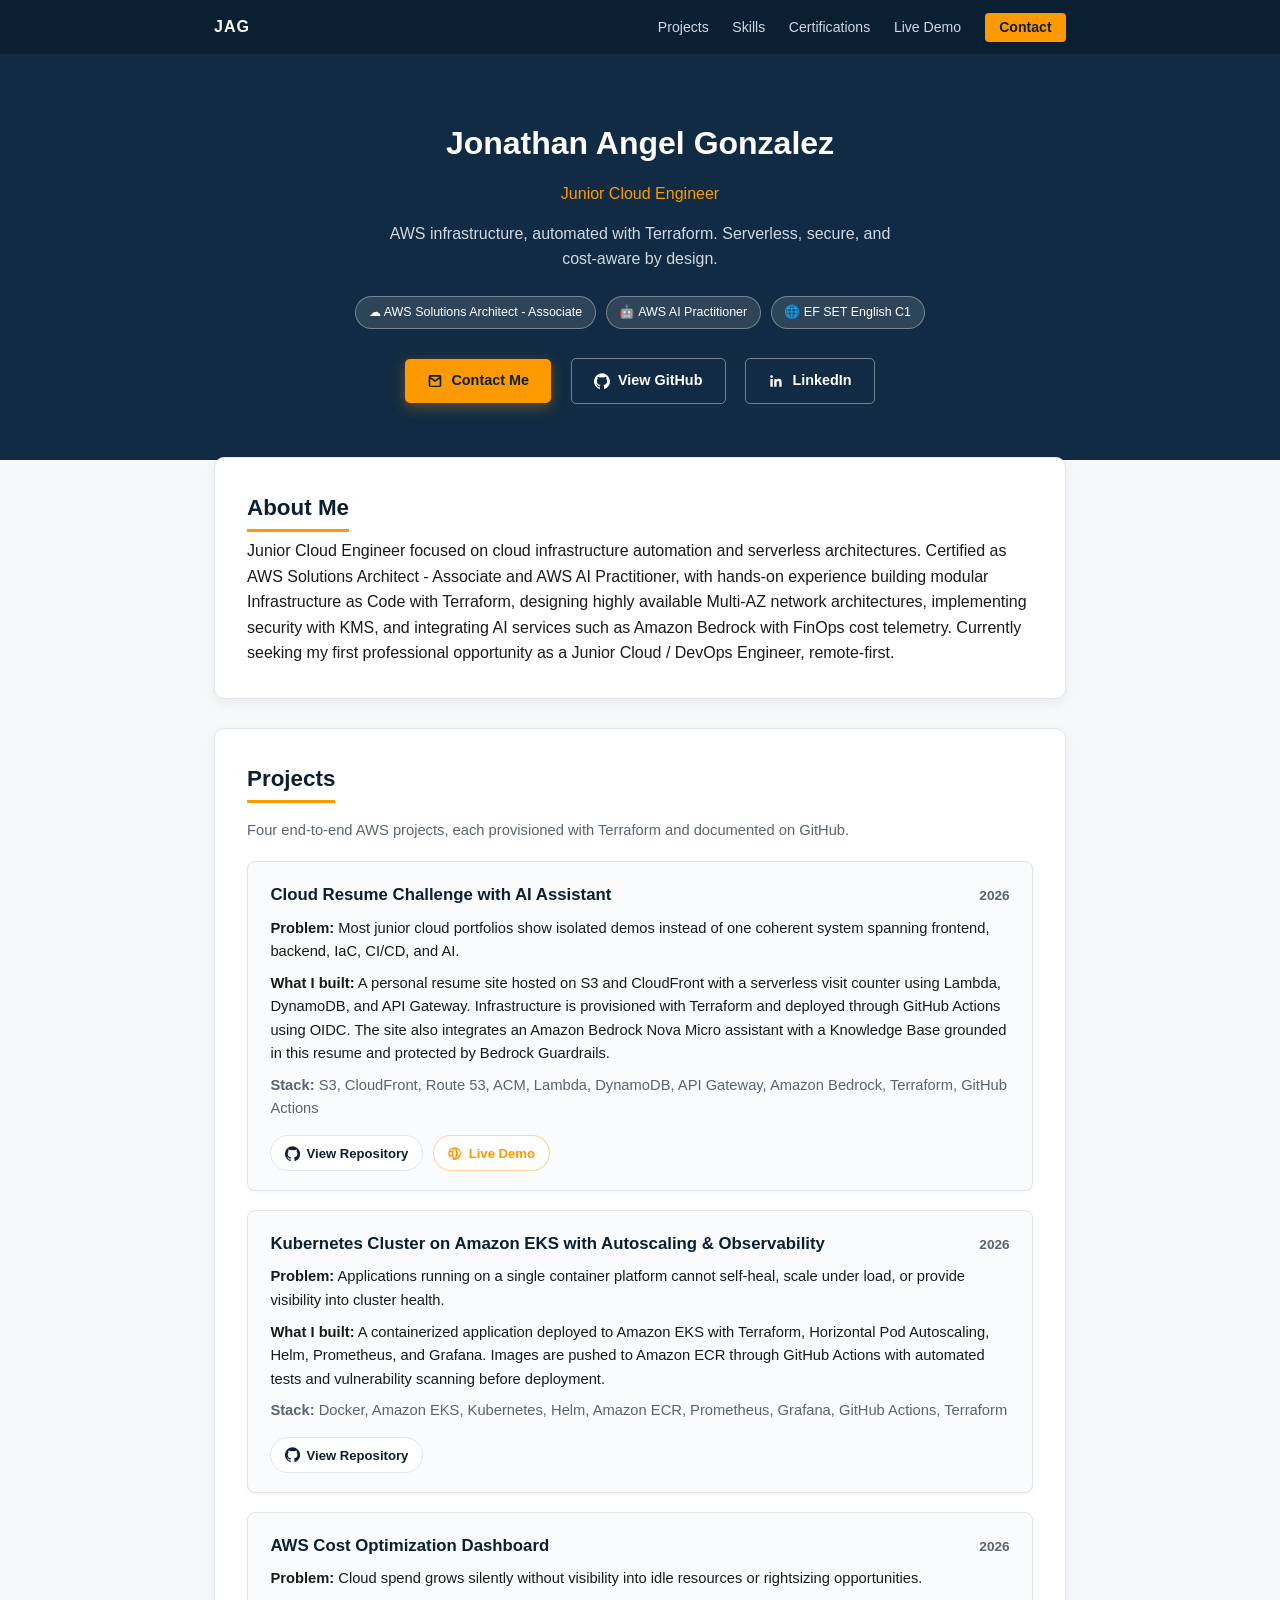
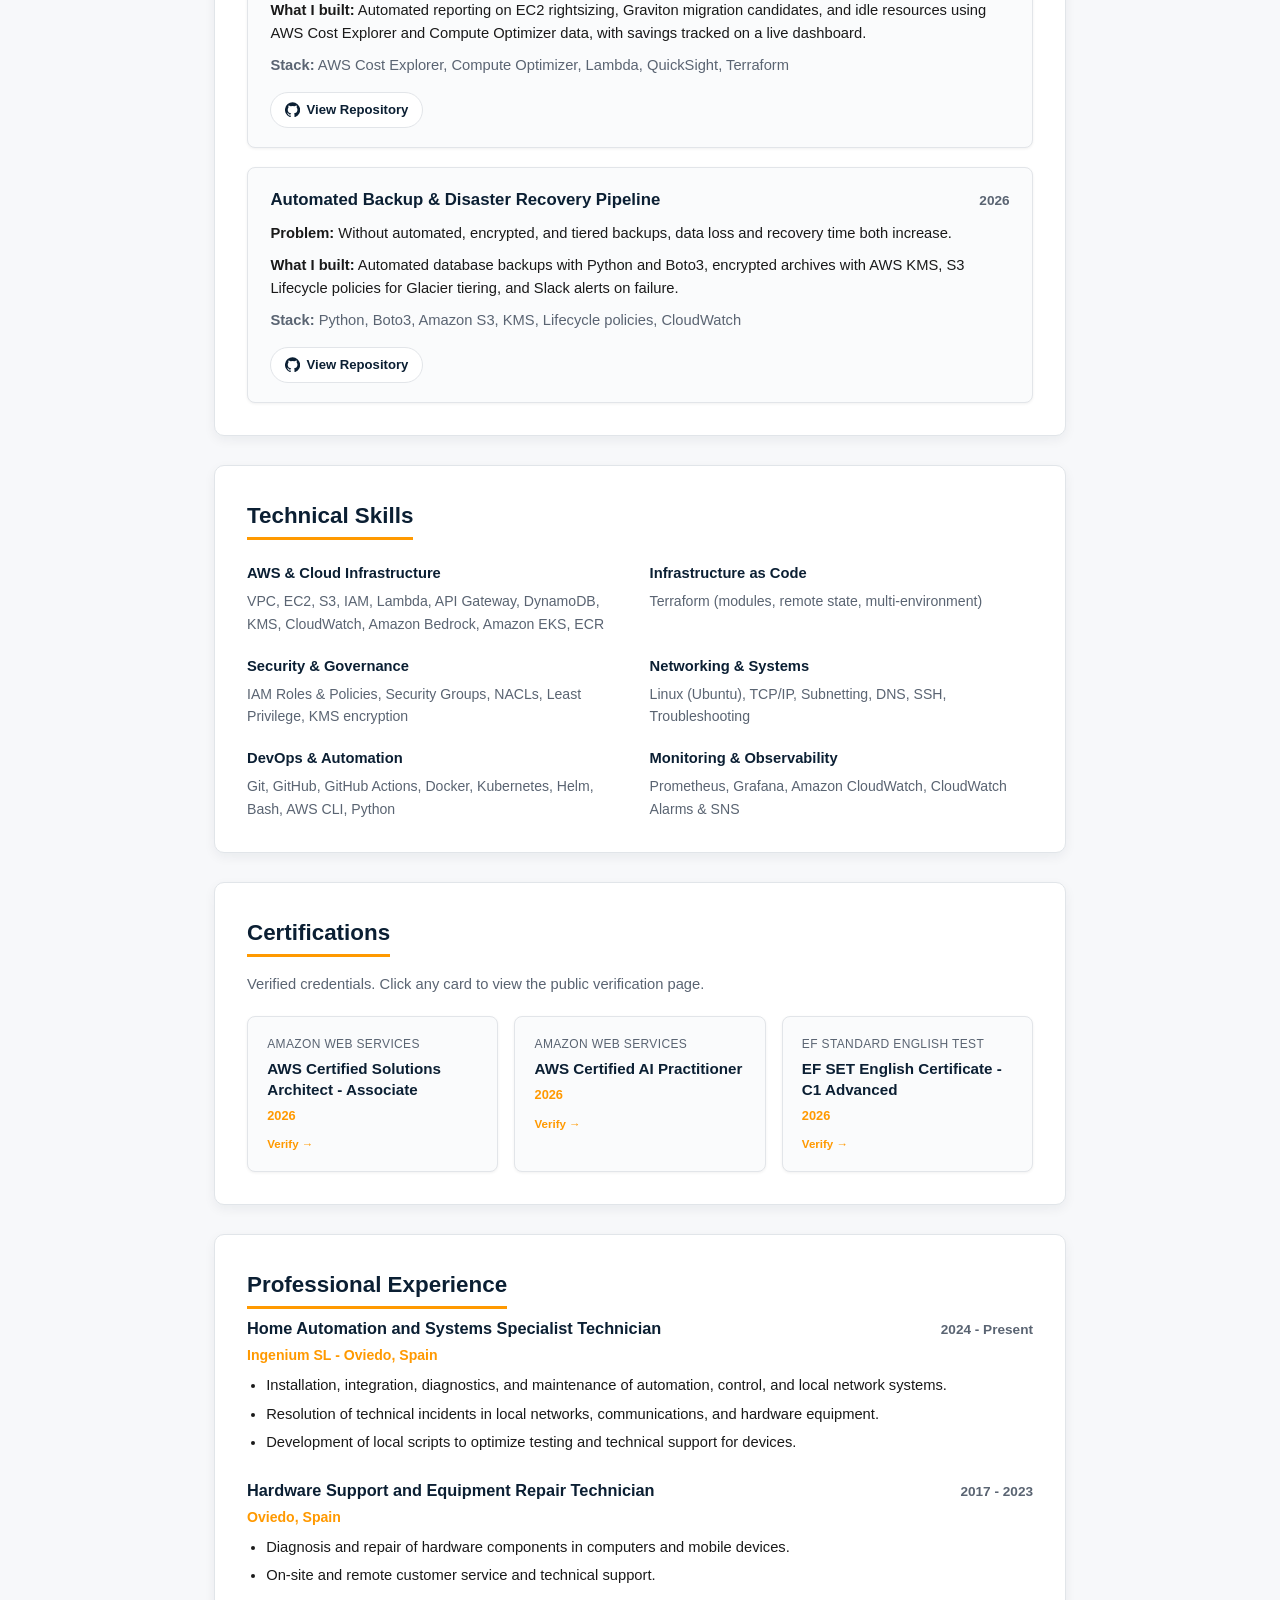
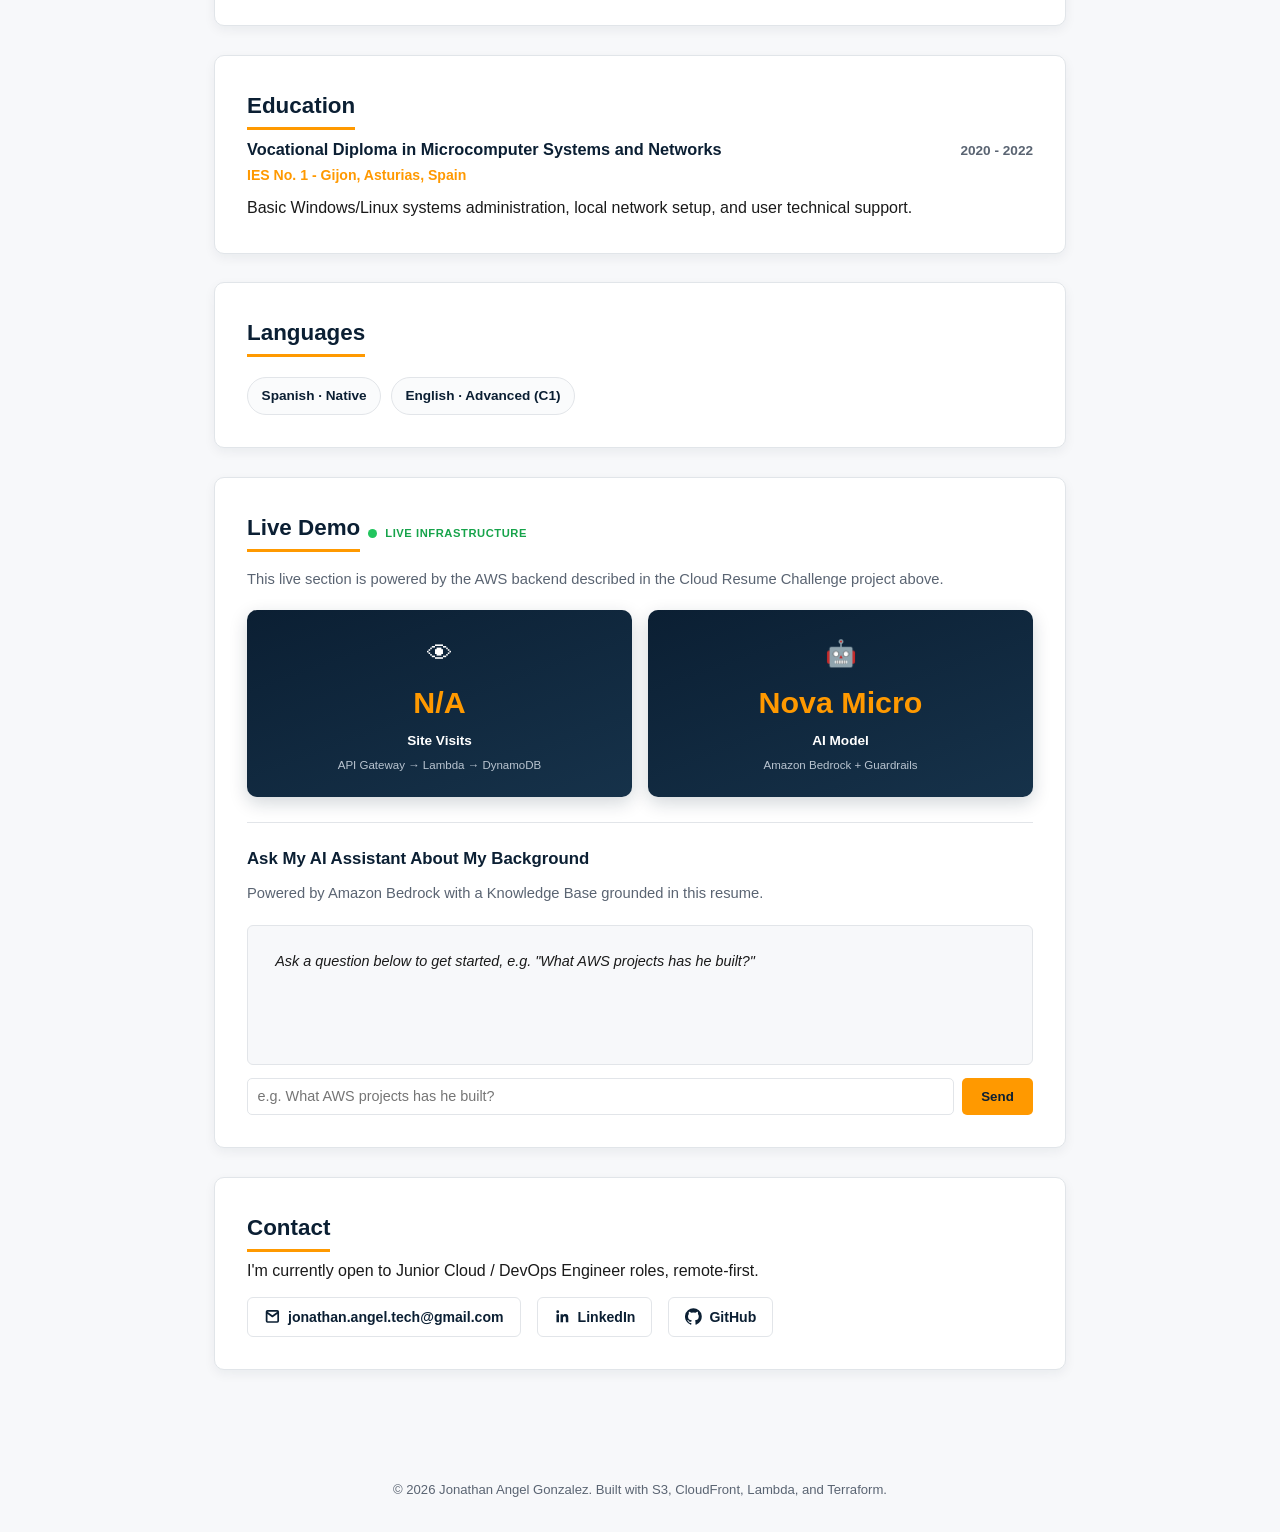
<file: docs/index.html>
<!DOCTYPE html>
<html lang="en">
<head>
<meta charset="UTF-8">
<meta name="viewport" content="width=device-width, initial-scale=1.0">
<title>Jonathan Angel Gonzalez | Junior Cloud Engineer - AWS</title>
<meta name="description" content="Junior Cloud Engineer specialized in AWS, Terraform, and serverless architectures. AWS Certified Solutions Architect - Associate and AI Practitioner.">
<style>
* { box-sizing: border-box; margin: 0; padding: 0; }


:root {
  --navy: #0b1f33;
  --orange: #ff9900;
  --gray-bg: #f7f8fa;
  --text-dark: #1a1a1a;
  --text-muted: #5a6472;
  --border: #e2e5e9;
}


html { scroll-behavior: smooth; }


body {
  font-family: -apple-system, "Segoe UI", Roboto, Arial, sans-serif;
  background: var(--gray-bg);
  color: var(--text-dark);
  line-height: 1.6;
}


nav {
  position: sticky;
  top: 0;
  background: var(--navy);
  z-index: 100;
  width: 100%;
}
.nav-inner {
  max-width: 900px;
  margin: 0 auto;
  display: flex;
  justify-content: space-between;
  align-items: center;
  padding: 0.9rem 1.5rem;
}
.nav-logo { color: #fff; font-weight: 700; letter-spacing: 1px; }
.nav-links a {
  color: #cfd8e3;
  text-decoration: none;
  margin-left: 1.2rem;
  font-size: 0.88rem;
  transition: color 0.2s ease;
}
.nav-links a:hover { color: #fff; }
.nav-links a:focus-visible {
  outline: 2px solid var(--orange);
  outline-offset: 3px;
  border-radius: 3px;
}
.nav-cta {
  background: var(--orange) !important;
  color: var(--navy) !important;
  padding: 0.4rem 0.9rem;
  border-radius: 4px;
  font-weight: 700;
}


.hero {
  position: relative;
  width: 100%;
  background: #102b43 !important;
  color: #ffffff !important;
  text-align: center !important;
  padding: 4rem 1.5rem 3.5rem !important;
  border: none !important;
  box-shadow: none !important;
  filter: none !important;
}


.hero h1 {
  color: #ffffff !important;
  margin: 0 0 0.7rem !important;
}


.hero .hero-role {
  color: #ff9900 !important;
  margin: 0 0 0.9rem !important;
}


.hero .hero-tagline {
  color: #cfd8e3 !important;
  max-width: 520px;
  margin: 0 auto 1.5rem !important;
}


.hero-badges {
  display: flex !important;
  justify-content: center !important;
  align-items: center !important;
  flex-wrap: wrap !important;
  gap: 0.6rem !important;
  margin: 0 auto 1.8rem !important;
}


.hero .badge {
  color: #ffffff !important;
  background: rgba(255, 255, 255, 0.12) !important;
  border: 1px solid rgba(255, 255, 255, 0.35) !important;
}


.hero-links {
  display: flex !important;
  justify-content: center !important;
  align-items: center !important;
  flex-wrap: wrap !important;
  gap: 1.2rem !important;
  margin: 0 auto !important;
}


.hero-links .btn-secondary {
  color: #ffffff !important;
  border: 1px solid rgba(255, 255, 255, 0.4) !important;
  background: transparent !important;
}


.hero::after {
  display: none !important;
}


.hero-links .btn {
  display: inline-flex;
  align-items: center;
  justify-content: center;
  gap: 0.5rem;
}


.hero-icon {
  width: 1rem;
  height: 1rem;
  fill: currentColor;
  flex-shrink: 0;
}



main {
  max-width: 900px;
  margin: -2rem auto 0 !important;
  padding: 0 1.5rem 3rem;
  position: relative;
  z-index: 2;
}



.badge {
  background: rgba(255,255,255,0.12);
  border: 1px solid rgba(255,255,255,0.35);
  color: #ffffff !important;
  padding: 0.35rem 0.8rem;
  border-radius: 20px;
  font-size: 0.78rem;
  text-decoration: none;
  display: inline-block;
  transition: background 0.2s ease;
}
.badge:hover { background: rgba(255,255,255,0.25); }


.badge-icon {
  width: 0.95rem;
  height: 0.95rem;
  fill: none;
  stroke: var(--orange);
  stroke-width: 1.8;
  stroke-linecap: round;
  stroke-linejoin: round;
  flex-shrink: 0;
}


.badge:focus-visible {
  outline: 2px solid #fff;
  outline-offset: 2px;
}


.btn {
  padding: 0.65rem 1.4rem;
  border-radius: 5px;
  text-decoration: none;
  font-weight: 700;
  font-size: 0.9rem;
  display: inline-block;
  cursor: pointer;
  transition: transform 0.15s ease, box-shadow 0.15s ease, background 0.15s ease;
}
.btn-primary {
  background: var(--orange) !important;
  color: var(--navy) !important;
  box-shadow: 0 4px 14px rgba(255,153,0,0.35);
}
.btn-primary:hover { background: #e68a00 !important; box-shadow: 0 6px 18px rgba(255,153,0,0.45); transform: translateY(-1px); }
.btn-secondary { background: transparent; color: #fff !important; border: 1px solid rgba(255,255,255,0.4); }
.btn-secondary:hover { background: rgba(255,255,255,0.1); transform: translateY(-1px); }
.btn:focus-visible { outline: 2px solid #fff; outline-offset: 2px; box-shadow: 0 0 0 4px rgba(255,153,0,0.5); }


main {
  max-width: 900px;
  margin: 0 auto;
  padding: 0 1.5rem 3rem;
  position: relative;
}


section {
  background: #fff;
  padding: 2rem;
  margin: 1.8rem 0;
  border-radius: 10px;
  border: 1px solid #e1e5e9;
  box-shadow: 0 4px 12px rgba(15, 35, 55, 0.06);
  scroll-margin-top: 80px;
}


h2 { color: var(--navy); font-size: 1.4rem; margin-bottom: 0.4rem; border-bottom: 3px solid var(--orange); display: inline-block; padding-bottom: 0.2rem; }
.section-subtitle { color: var(--text-muted); font-size: 0.92rem; margin: 0.6rem 0 1.2rem; }


.project-card, .cert-card { box-shadow: 0 1px 3px rgba(0,0,0,0.06); transition: transform 0.2s ease, box-shadow 0.2s ease, border-color 0.2s ease, background 0.2s ease; }
.project-card { border: 1px solid var(--border); border-radius: 8px; padding: 1.2rem 1.4rem; margin-bottom: 1.2rem; background: #fafbfc; }
.project-card:hover { transform: translateY(-2px); box-shadow: 0 8px 20px rgba(11,31,51,0.10); border-color: var(--orange); }
.project-card:last-child { margin-bottom: 0; }
.project-header { display: flex; justify-content: space-between; align-items: baseline; flex-wrap: wrap; gap: 0.4rem; }
.project-header h3 { color: var(--navy); font-size: 1.05rem; }
.project-year { color: var(--text-muted); font-size: 0.85rem; font-weight: 600; }
.project-problem, .project-result, .project-stack { font-size: 0.92rem; margin-top: 0.5rem; }
.project-stack { color: var(--text-muted); }


.project-links { margin-top: 0.9rem; display: flex; gap: 0.6rem; flex-wrap: wrap; }
.repo-link {
  display: inline-flex;
  align-items: center;
  gap: 0.4rem;
  color: var(--navy);
  text-decoration: none;
  font-weight: 700;
  font-size: 0.82rem;
  padding: 0.4rem 0.85rem;
  border: 1px solid var(--border);
  border-radius: 20px;
  background: #fff;
  transition: background 0.15s ease, border-color 0.15s ease, transform 0.15s ease;
}
.repo-link:hover { background: var(--gray-bg); border-color: var(--orange); transform: translateY(-1px); }
.repo-link:focus-visible { outline: 2px solid var(--orange); outline-offset: 2px; }
.repo-icon { width: 0.95rem; height: 0.95rem; fill: currentColor; flex-shrink: 0; }
.repo-link.demo-link { color: var(--orange); border-color: rgba(255,153,0,0.4); }
.repo-link.demo-link:hover { background: #fff9f0; }


.skills-grid { display: grid; grid-template-columns: repeat(2, 1fr); gap: 1.2rem; margin-top: 1rem; }
.skill-group h4 { color: var(--navy); font-size: 0.92rem; margin-bottom: 0.3rem; }
.skill-group p { font-size: 0.88rem; color: var(--text-muted); }


.cert-grid { display: grid; grid-template-columns: repeat(3, 1fr); gap: 1rem; margin-top: 1rem; }
.cert-card { display: flex; flex-direction: column; gap: 0.35rem; padding: 1.1rem 1.2rem; border: 1px solid var(--border); border-radius: 8px; background: #fafbfc; text-decoration: none; }
.cert-card:hover { border-color: var(--orange); background: #fff9f0; transform: translateY(-3px); box-shadow: 0 10px 24px rgba(255,153,0,0.15); }
.cert-card:focus-visible { outline: 2px solid var(--orange); outline-offset: 2px; }
.cert-issuer { font-size: 0.75rem; color: var(--text-muted); text-transform: uppercase; letter-spacing: 0.03em; }
.cert-name { font-size: 0.95rem; font-weight: 700; color: var(--navy); line-height: 1.35; }
.cert-year { font-size: 0.8rem; color: var(--orange); font-weight: 600; }
.cert-verify { font-size: 0.72rem; color: var(--orange); font-weight: 700; margin-top: 0.2rem; }


.exp-item { margin-bottom: 1.4rem; }
.exp-item:last-child { margin-bottom: 0; }
.exp-header { display: flex; justify-content: space-between; align-items: baseline; flex-wrap: wrap; }
.exp-header h3 { color: var(--navy); font-size: 1.02rem; }
.exp-date { color: var(--text-muted); font-size: 0.85rem; font-weight: 600; }
.exp-company { color: var(--orange); font-weight: 600; font-size: 0.88rem; margin: 0.15rem 0 0.5rem; }
.exp-item ul { padding-left: 1.2rem; font-size: 0.92rem; }
.exp-item li { margin-bottom: 0.3rem; }


.live-demo-header { display: flex; align-items: center; gap: 0.5rem; flex-wrap: wrap; }
.live-dot { width: 9px; height: 9px; border-radius: 50%; background: #22c55e; display: inline-block; box-shadow: 0 0 0 0 rgba(34,197,94,0.6); animation: pulse-dot 1.8s infinite; }
@keyframes pulse-dot { 0% { box-shadow: 0 0 0 0 rgba(34,197,94,0.6); } 70% { box-shadow: 0 0 0 6px rgba(34,197,94,0); } 100% { box-shadow: 0 0 0 0 rgba(34,197,94,0); } }
.live-label { font-size: 0.7rem; font-weight: 700; color: #16a34a; letter-spacing: 0.05em; }


.demo-stat-row { display: grid; grid-template-columns: repeat(2, 1fr); gap: 1rem; margin: 1.2rem 0 1.6rem; }
.demo-stat-card { display: flex; flex-direction: column; align-items: center; text-align: center; gap: 0.25rem; padding: 1.4rem 1rem; background: linear-gradient(160deg, #0b1f33 0%, #16324a 100%); border-radius: 10px; color: #fff; box-shadow: 0 6px 18px rgba(11,31,51,0.18); transition: transform 0.2s ease; }
.demo-stat-card:hover { transform: translateY(-2px); }
.demo-stat-icon { font-size: 1.6rem; }
.demo-stat-value { font-size: 1.9rem; font-weight: 800; color: var(--orange); }
.demo-stat-label { font-size: 0.85rem; font-weight: 600; color: #fff; }
.demo-stat-source { font-size: 0.72rem; color: #b9c4d0; }


.chat-card { border-top: 1px solid var(--border); padding-top: 1.4rem; }
.chat-card h3 { color: var(--navy); font-size: 1.05rem; margin-bottom: 0.3rem; }
#chat-window { min-height: 140px; max-height: 260px; border: 1px solid var(--border); border-radius: 6px; padding: 1rem; margin: 0.8rem 0; overflow-y: auto; background: var(--gray-bg); font-size: 0.9rem; }
#chat-window p { margin-bottom: 0.5rem; padding: 0.5rem 0.7rem; border-radius: 6px; max-width: 92%; }
#chat-window p strong { color: var(--navy); }
.chat-msg-user { background: #eef2f6; margin-left: auto; text-align: right; }
.chat-msg-bot { background: #fff9f0; border: 1px solid #ffe3b3; }
.chat-input-row { display: flex; gap: 0.5rem; }
#chat-input { flex: 1; padding: 0.6rem; border: 1px solid var(--border); border-radius: 5px; font-size: 0.9rem; }
#chat-input:focus { outline: 2px solid var(--orange); outline-offset: 1px; border-color: var(--orange); }
#chat-send { padding: 0.6rem 1.2rem; background: var(--orange); color: var(--navy); border: none; border-radius: 5px; font-weight: 700; cursor: pointer; transition: background 0.15s ease; }
#chat-send:hover { background: #e68a00; }
#chat-send:focus-visible { outline: 2px solid var(--navy); outline-offset: 1px; }
#chat-send:disabled { opacity: 0.6; cursor: not-allowed; }


.language-list {
  display: flex;
  flex-wrap: wrap;
  gap: 0.6rem;
  margin-top: 0.8rem;
}


.language-badge {
  display: inline-block;
  padding: 0.45rem 0.85rem;
  border: 1px solid var(--border);
  border-radius: 999px;
  background: #fafbfc;
  color: var(--navy);
  font-size: 0.85rem;
  font-weight: 600;
}


.contact-grid { display: flex; flex-wrap: wrap; gap: 1rem; margin-top: 0.8rem; }
.contact-grid a { color: var(--navy); text-decoration: none; font-weight: 600; padding: 0.5rem 1rem; border: 1px solid var(--border); border-radius: 6px; font-size: 0.88rem; transition: background 0.15s ease; }
.contact-grid a:hover { background: var(--gray-bg); }
.contact-grid a:focus-visible { outline: 2px solid var(--orange); outline-offset: 2px; }


.contact-badge {
  display: inline-flex;
  align-items: center;
  gap: 0.45rem;
  color: var(--navy);
  text-decoration: none;
  font-weight: 600;
  padding: 0.5rem 1rem;
  border: 1px solid var(--border);
  border-radius: 6px;
  font-size: 0.88rem;
  transition: background 0.15s ease, border-color 0.15s ease,
              transform 0.15s ease;
}


.contact-badge:hover {
  background: var(--gray-bg);
  border-color: var(--orange);
  transform: translateY(-1px);
}


.contact-icon {
  width: 1.05rem;
  height: 1.05rem;
  fill: currentColor;
}


footer { text-align: center; color: var(--text-muted); font-size: 0.82rem; padding: 2rem 1rem; }


@media (max-width: 600px) {
  .nav-inner { padding: 0.8rem 1rem; }
  .nav-links { display: flex; flex-wrap: wrap; justify-content: flex-end; gap: 0.25rem; }
  .nav-links a { margin-left: 0.4rem; font-size: 0.75rem; }
  .skills-grid, .cert-grid, .demo-stat-row { grid-template-columns: 1fr; }
  .hero h1 { font-size: 1.7rem; }
  .hero-links { flex-direction: column; align-items: center; width: 100%; }
  .hero-links .btn { width: 100%; max-width: 280px; text-align: center; }
  .project-header, .exp-header { flex-direction: column; align-items: flex-start; }
  section { padding: 1.5rem; margin: 1.2rem 0; }
  .demo-stat-value { font-size: 1.6rem; }
  .chat-input-row { flex-direction: column; }
  #chat-send { width: 100%; }
}



@media (max-width: 400px) {
  .nav-links a { font-size: 0.68rem; }
  .hero h1 { font-size: 1.45rem; }
}
</style>
</head>
<body>
<nav>
  <div class="nav-inner">
    <span class="nav-logo">JAG</span>
    <div class="nav-links">
      <a href="#projects">Projects</a>
      <a href="#skills">Skills</a>
      <a href="#certifications">Certifications</a>
      <a href="#live-demo">Live Demo</a>
      <a href="#contact" class="nav-cta">Contact</a>
    </div>
  </div>
</nav>


<header class="hero">
  <h1>Jonathan Angel Gonzalez</h1>
  <p class="hero-role">Junior Cloud Engineer</p>
  <p class="hero-tagline">AWS infrastructure, automated with Terraform. Serverless, secure, and cost-aware by design.</p>
  <div class="hero-badges">
  <a
    href="https://www.credly.com/badges/acb43683-5fc4-49c8-821f-7a49d90f2c74"
    target="_blank"
    rel="noopener noreferrer"
    class="badge">
    <span class="badge-icon" aria-hidden="true">☁</span>
    AWS Solutions Architect - Associate
  </a>


  <a
    href="https://www.credly.com/badges/4bea0010-dd3b-4433-be2c-d2b46f1915d0"
    target="_blank"
    rel="noopener noreferrer"
    class="badge">
    <span class="badge-icon" aria-hidden="true">🤖</span>
    AWS AI Practitioner
  </a>


  <a
  href="http://cert.efset.org/wkopgM"
  target="_blank"
  rel="noopener noreferrer"
  class="badge">
    <span class="badge-icon" aria-hidden="true">🌐</span >
  EF SET English C1
</a>
</div>


  <div class="hero-links">
  <a href="mailto:jonathan.angel.tech@gmail.com" class="btn btn-primary">
    <svg class="hero-icon" viewBox="0 0 24 24" aria-hidden="true">
      <path d="M2.5 5.5A2.5 2.5 0 0 1 5 3h14a2.5 2.5 0 0 1 2.5 2.5v13A2.5 2.5 0 0 1 19 21H5a2.5 2.5 0 0 1-2.5-2.5v-13zm2.5 0 7 5 7-5H5zm14 13V8.6l-6.42 4.58a1 1 0 0 1-1.16 0L5 8.6v9.9c0 .28.22.5.5.5h13c.28 0 .5-.22.5-.5z"/>
    </svg>
    Contact Me
  </a>


  <a href="https://github.com/tatan461" target="_blank" rel="noopener noreferrer" class="btn btn-secondary">
    <svg class="hero-icon" viewBox="0 0 24 24" aria-hidden="true">
      <path d="M12 .5a12 12 0 0 0-3.79 23.39c.6.11.82-.26.82-.58v-2.03c-3.34.73-4.04-1.61-4.04-1.61-.55-1.39-1.34-1.76-1.34-1.76-1.09-.75.08-.74.08-.74 1.2.09 1.84 1.23 1.84 1.23 1.07 1.83 2.8 1.3 3.48.99.11-.77.42-1.3.76-1.6-2.67-.3-5.47-1.34-5.47-5.93 0-1.31.47-2.38 1.23-3.22-.12-.3-.53-1.52.12-3.17 0 0 1-.32 3.3 1.23a11.4 11.4 0 0 1 6 0c2.3-1.55 3.3-1.23 3.3-1.23.65 1.65.24 2.87.12 3.17.77.84 1.23 1.91 1.23 3.22 0 4.6-2.8 5.62-5.48 5.92.43.37.81 1.1.81 2.22v3.29c0 .32.22.7.83.58A12 12 0 0 0 12 .5z"/>
    </svg>
    View GitHub
  </a>


  <a href="https://linkedin.com/in/jonathan-angel-gonzalez-0543b441a" target="_blank" rel="noopener noreferrer" class="btn btn-secondary">
    <svg class="hero-icon" viewBox="0 0 24 24" aria-hidden="true">
      <path d="M20.45 20.45h-3.56v-5.57c0-1.33-.03-3.04-1.85-3.04-1.85 0-2.13 1.45-2.13 2.94v5.67H9.35V9h3.42v1.56h.05c.48-.9 1.64-1.85 3.37-1.85 3.6 0 4.26 2.37 4.26 5.46v6.28zM5.34 7.43a2.07 2.07 0 1 1 0-4.14 2.07 2.07 0 0 1 0 4.14zM3.56 20.45h3.56V9H3.56v11.45z"/>
    </svg>
    LinkedIn
  </a>
</div>
</header>


<main>
  <section id="about">
    <h2>About Me</h2>
    <p>Junior Cloud Engineer focused on cloud infrastructure automation and serverless architectures. Certified as AWS Solutions Architect - Associate and AWS AI Practitioner, with hands-on experience building modular Infrastructure as Code with Terraform, designing highly available Multi-AZ network architectures, implementing security with KMS, and integrating AI services such as Amazon Bedrock with FinOps cost telemetry. Currently seeking my first professional opportunity as a Junior Cloud / DevOps Engineer, remote-first.</p>
  </section>


  <section id="projects">
    <h2>Projects</h2>
    <p class="section-subtitle">Four end-to-end AWS projects, each provisioned with Terraform and documented on GitHub.</p>

    <div class="project-card">
      <div class="project-header"><h3>Cloud Resume Challenge with AI Assistant</h3><span class="project-year">2026</span></div>
      <p class="project-problem"><strong>Problem:</strong> Most junior cloud portfolios show isolated demos instead of one coherent system spanning frontend, backend, IaC, CI/CD, and AI.</p>
      <p class="project-result"><strong>What I built:</strong> A personal resume site hosted on S3 and CloudFront with a serverless visit counter using Lambda, DynamoDB, and API Gateway. Infrastructure is provisioned with Terraform and deployed through GitHub Actions using OIDC. The site also integrates an Amazon Bedrock Nova Micro assistant with a Knowledge Base grounded in this resume and protected by Bedrock Guardrails.</p>
      <p class="project-stack"><strong>Stack:</strong> S3, CloudFront, Route 53, ACM, Lambda, DynamoDB, API Gateway, Amazon Bedrock, Terraform, GitHub Actions</p>
      <div class="project-links">
        <a href="https://github.com/tatan461/cloud-resume-ai" target="_blank" rel="noopener noreferrer" class="repo-link">
          <svg class="repo-icon" viewBox="0 0 24 24" aria-hidden="true"><path d="M12 .5a12 12 0 0 0-3.79 23.39c.6.11.82-.26.82-.58v-2.03c-3.34.73-4.04-1.61-4.04-1.61-.55-1.39-1.34-1.76-1.34-1.76-1.09-.75.08-.74.08-.74 1.2.09 1.84 1.23 1.84 1.23 1.07 1.83 2.8 1.3 3.48.99.11-.77.42-1.3.76-1.6-2.67-.3-5.47-1.34-5.47-5.93 0-1.31.47-2.38 1.23-3.22-.12-.3-.53-1.52.12-3.17 0 0 1-.32 3.3 1.23a11.4 11.4 0 0 1 6 0c2.3-1.55 3.3-1.23 3.3-1.23.65 1.65.24 2.87.12 3.17.77.84 1.23 1.91 1.23 3.22 0 4.6-2.8 5.62-5.48 5.92.43.37.81 1.1.81 2.22v3.29c0 .32.22.7.83.58A12 12 0 0 0 12 .5z"/></svg>
          View Repository
        </a>
        <a href="https://tatan461.github.io/cloud-resume-ai/" target="_blank" rel="noopener noreferrer" class="repo-link demo-link">
          <svg class="repo-icon" viewBox="0 0 24 24" aria-hidden="true"><path d="M12 2C6.48 2 2 6.48 2 12s4.48 10 10 10 10-4.48 10-10S17.52 2 12 2zm7.93 8H16.9c-.14-2.02-.68-3.85-1.5-5.36 2.35 1.02 4.14 3 4.83 5.36zM12 4.06c1.14 1.6 1.96 3.62 2.1 5.94H9.9c.14-2.32.96-4.34 2.1-5.94zM4.26 14C4.09 13.36 4 12.69 4 12s.09-1.36.26-2h3.38c-.07.65-.11 1.32-.11 2s.04 1.35.11 2H4.26zm.81 2h3.03c.14 2.02.68 3.85 1.5 5.36-1.99-.86-3.6-2.43-4.53-4.36zm3.03-8H5.07c.93-1.93 2.54-3.5 4.53-4.36-.82 1.51-1.36 3.34-1.5 5.36zM12 19.94c-1.14-1.6-1.96-3.62-2.1-5.94h4.2c-.14 2.32-.96 4.34-2.1 5.94zM10.09 14c-.07-.65-.11-1.32-.11-2s.04-1.35.11-2h3.82c.07.65.11 1.32.11 2s-.04 1.35-.11 2h-3.82zm4.31 6.36c.82-1.51 1.36-3.34 1.5-5.36h3.03c-.93 1.93-2.54 3.5-4.53 4.36zM16.9 14c.07-.65.11-1.32.11-2s-.04-1.35-.11-2h3.03c.17.64.26 1.31.26 2s-.09 1.36-.26 2H16.9z"/></svg>
          Live Demo
        </a>
      </div>
    </div>

    <div class="project-card">
      <div class="project-header"><h3>Kubernetes Cluster on Amazon EKS with Autoscaling &amp; Observability</h3><span class="project-year">2026</span></div>
      <p class="project-problem"><strong>Problem:</strong> Applications running on a single container platform cannot self-heal, scale under load, or provide visibility into cluster health.</p>
      <p class="project-result"><strong>What I built:</strong> A containerized application deployed to Amazon EKS with Terraform, Horizontal Pod Autoscaling, Helm, Prometheus, and Grafana. Images are pushed to Amazon ECR through GitHub Actions with automated tests and vulnerability scanning before deployment.</p>
      <p class="project-stack"><strong>Stack:</strong> Docker, Amazon EKS, Kubernetes, Helm, Amazon ECR, Prometheus, Grafana, GitHub Actions, Terraform</p>
      <div class="project-links">
        <a href="https://github.com/tatan461/eks-autoscaling-observability" target="_blank" rel="noopener noreferrer" class="repo-link">
          <svg class="repo-icon" viewBox="0 0 24 24" aria-hidden="true"><path d="M12 .5a12 12 0 0 0-3.79 23.39c.6.11.82-.26.82-.58v-2.03c-3.34.73-4.04-1.61-4.04-1.61-.55-1.39-1.34-1.76-1.34-1.76-1.09-.75.08-.74.08-.74 1.2.09 1.84 1.23 1.84 1.23 1.07 1.83 2.8 1.3 3.48.99.11-.77.42-1.3.76-1.6-2.67-.3-5.47-1.34-5.47-5.93 0-1.31.47-2.38 1.23-3.22-.12-.3-.53-1.52.12-3.17 0 0 1-.32 3.3 1.23a11.4 11.4 0 0 1 6 0c2.3-1.55 3.3-1.23 3.3-1.23.65 1.65.24 2.87.12 3.17.77.84 1.23 1.91 1.23 3.22 0 4.6-2.8 5.62-5.48 5.92.43.37.81 1.1.81 2.22v3.29c0 .32.22.7.83.58A12 12 0 0 0 12 .5z"/></svg>
          View Repository
        </a>
      </div>
    </div>

    <div class="project-card">
      <div class="project-header"><h3>AWS Cost Optimization Dashboard</h3><span class="project-year">2026</span></div>
      <p class="project-problem"><strong>Problem:</strong> Cloud spend grows silently without visibility into idle resources or rightsizing opportunities.</p>
      <p class="project-result"><strong>What I built:</strong> Automated reporting on EC2 rightsizing, Graviton migration candidates, and idle resources using AWS Cost Explorer and Compute Optimizer data, with savings tracked on a live dashboard.</p>
      <p class="project-stack"><strong>Stack:</strong> AWS Cost Explorer, Compute Optimizer, Lambda, QuickSight, Terraform</p>
      <div class="project-links">
        <a href="https://github.com/tatan461/aws-cost-optimization-dashboard" target="_blank" rel="noopener noreferrer" class="repo-link">
          <svg class="repo-icon" viewBox="0 0 24 24" aria-hidden="true"><path d="M12 .5a12 12 0 0 0-3.79 23.39c.6.11.82-.26.82-.58v-2.03c-3.34.73-4.04-1.61-4.04-1.61-.55-1.39-1.34-1.76-1.34-1.76-1.09-.75.08-.74.08-.74 1.2.09 1.84 1.23 1.84 1.23 1.07 1.83 2.8 1.3 3.48.99.11-.77.42-1.3.76-1.6-2.67-.3-5.47-1.34-5.47-5.93 0-1.31.47-2.38 1.23-3.22-.12-.3-.53-1.52.12-3.17 0 0 1-.32 3.3 1.23a11.4 11.4 0 0 1 6 0c2.3-1.55 3.3-1.23 3.3-1.23.65 1.65.24 2.87.12 3.17.77.84 1.23 1.91 1.23 3.22 0 4.6-2.8 5.62-5.48 5.92.43.37.81 1.1.81 2.22v3.29c0 .32.22.7.83.58A12 12 0 0 0 12 .5z"/></svg>
          View Repository
        </a>
      </div>
    </div>

    <div class="project-card">
      <div class="project-header"><h3>Automated Backup &amp; Disaster Recovery Pipeline</h3><span class="project-year">2026</span></div>
      <p class="project-problem"><strong>Problem:</strong> Without automated, encrypted, and tiered backups, data loss and recovery time both increase.</p>
      <p class="project-result"><strong>What I built:</strong> Automated database backups with Python and Boto3, encrypted archives with AWS KMS, S3 Lifecycle policies for Glacier tiering, and Slack alerts on failure.</p>
      <p class="project-stack"><strong>Stack:</strong> Python, Boto3, Amazon S3, KMS, Lifecycle policies, CloudWatch</p>
      <div class="project-links">
        <a href="https://github.com/tatan461/aws-automated-backup-pipeline" target="_blank" rel="noopener noreferrer" class="repo-link">
          <svg class="repo-icon" viewBox="0 0 24 24" aria-hidden="true"><path d="M12 .5a12 12 0 0 0-3.79 23.39c.6.11.82-.26.82-.58v-2.03c-3.34.73-4.04-1.61-4.04-1.61-.55-1.39-1.34-1.76-1.34-1.76-1.09-.75.08-.74.08-.74 1.2.09 1.84 1.23 1.84 1.23 1.07 1.83 2.8 1.3 3.48.99.11-.77.42-1.3.76-1.6-2.67-.3-5.47-1.34-5.47-5.93 0-1.31.47-2.38 1.23-3.22-.12-.3-.53-1.52.12-3.17 0 0 1-.32 3.3 1.23a11.4 11.4 0 0 1 6 0c2.3-1.55 3.3-1.23 3.3-1.23.65 1.65.24 2.87.12 3.17.77.84 1.23 1.91 1.23 3.22 0 4.6-2.8 5.62-5.48 5.92.43.37.81 1.1.81 2.22v3.29c0 .32.22.7.83.58A12 12 0 0 0 12 .5z"/></svg>
          View Repository
        </a>
      </div>
    </div>
  </section>


  <section id="skills">
    <h2>Technical Skills</h2>
    <div class="skills-grid">
      <div class="skill-group"><h4>AWS &amp; Cloud Infrastructure</h4><p>VPC, EC2, S3, IAM, Lambda, API Gateway, DynamoDB, KMS, CloudWatch, Amazon Bedrock, Amazon EKS, ECR</p></div>
      <div class="skill-group"><h4>Infrastructure as Code</h4><p>Terraform (modules, remote state, multi-environment)</p></div>
      <div class="skill-group"><h4>Security &amp; Governance</h4><p>IAM Roles &amp; Policies, Security Groups, NACLs, Least Privilege, KMS encryption</p></div>
      <div class="skill-group"><h4>Networking &amp; Systems</h4><p>Linux (Ubuntu), TCP/IP, Subnetting, DNS, SSH, Troubleshooting</p></div>
      <div class="skill-group"><h4>DevOps &amp; Automation</h4><p>Git, GitHub, GitHub Actions, Docker, Kubernetes, Helm, Bash, AWS CLI, Python</p></div>
      <div class="skill-group"><h4>Monitoring &amp; Observability</h4><p>Prometheus, Grafana, Amazon CloudWatch, CloudWatch Alarms &amp; SNS</p></div>
    </div>
  </section>


  <section id="certifications">
    <h2>Certifications</h2>
    <p class="section-subtitle">Verified credentials. Click any card to view the public verification page.</p>
    <div class="cert-grid">
      <a href="https://www.credly.com/badges/acb43683-5fc4-49c8-821f-7a49d90f2c74" target="_blank" rel="noopener noreferrer" class="cert-card"><span class="cert-issuer">Amazon Web Services</span><span class="cert-name">AWS Certified Solutions Architect - Associate</span><span class="cert-year">2026</span><span class="cert-verify">Verify &rarr;</span></a>
      <a href="https://www.credly.com/badges/4bea0010-dd3b-4433-be2c-d2b46f1915d0" target="_blank" rel="noopener noreferrer" class="cert-card"><span class="cert-issuer">Amazon Web Services</span><span class="cert-name">AWS Certified AI Practitioner</span><span class="cert-year">2026</span><span class="cert-verify">Verify &rarr;</span></a>
      <a href="http://cert.efset.org/wkopgM" target="_blank" rel="noopener noreferrer" class="cert-card"><span class="cert-issuer">EF Standard English Test</span><span class="cert-name">EF SET English Certificate - C1 Advanced</span><span class="cert-year">2026</span><span class="cert-verify">Verify &rarr;</span></a>
    </div>
  </section>


  <section id="experience">
    <h2>Professional Experience</h2>
    <div class="exp-item"><div class="exp-header"><h3>Home Automation and Systems Specialist Technician</h3><span class="exp-date">2024 - Present</span></div><p class="exp-company">Ingenium SL - Oviedo, Spain</p><ul><li>Installation, integration, diagnostics, and maintenance of automation, control, and local network systems.</li><li>Resolution of technical incidents in local networks, communications, and hardware equipment.</li><li>Development of local scripts to optimize testing and technical support for devices.</li></ul></div>
    <div class="exp-item"><div class="exp-header"><h3>Hardware Support and Equipment Repair Technician</h3><span class="exp-date">2017 - 2023</span></div><p class="exp-company">Oviedo, Spain</p><ul><li>Diagnosis and repair of hardware components in computers and mobile devices.</li><li>On-site and remote customer service and technical support.</li></ul></div>
  </section>


  <section id="education">
    <h2>Education</h2>
    <div class="exp-item"><div class="exp-header"><h3>Vocational Diploma in Microcomputer Systems and Networks</h3><span class="exp-date">2020 - 2022</span></div><p class="exp-company">IES No. 1 - Gijon, Asturias, Spain</p><p>Basic Windows/Linux systems administration, local network setup, and user technical support.</p></div>
  </section>


 <section id="languages">
    <h2>Languages</h2>
    <div class="language-list">
    <span class="language-badge">Spanish · Native</span>
    <span class="language-badge">English · Advanced (C1)</span>
    </div>
  </section>


  <section id="live-demo">
    <div class="live-demo-header"><h2>Live Demo</h2><span class="live-dot"></span><span class="live-label">LIVE INFRASTRUCTURE</span></div>
    <p class="section-subtitle">This live section is powered by the AWS backend described in the Cloud Resume Challenge project above.</p>
    <div class="demo-stat-row">
      <div class="demo-stat-card"><span class="demo-stat-icon">&#128065;</span><span class="demo-stat-value" id="visit-count">...</span><span class="demo-stat-label">Site Visits</span><span class="demo-stat-source">API Gateway &rarr; Lambda &rarr; DynamoDB</span></div>
      <div class="demo-stat-card"><span class="demo-stat-icon">&#129302;</span><span class="demo-stat-value">Nova Micro</span><span class="demo-stat-label">AI Model</span><span class="demo-stat-source">Amazon Bedrock + Guardrails</span></div>
    </div>
    <div class="chat-card"><h3>Ask My AI Assistant About My Background</h3><p class="section-subtitle">Powered by Amazon Bedrock with a Knowledge Base grounded in this resume.</p><div id="chat-window" aria-live="polite"><p><em>Ask a question below to get started, e.g. "What AWS projects has he built?"</em></p></div><div class="chat-input-row"><input type="text" id="chat-input" aria-label="Ask the AI assistant" placeholder="e.g. What AWS projects has he built?"><button id="chat-send" type="button">Send</button></div></div>
  </section>


  <section id="contact">
    <h2>Contact</h2>
    <p>I'm currently open to Junior Cloud / DevOps Engineer roles, remote-first.</p>
    <div class="contact-grid"><a href="mailto:jonathan.angel.tech@gmail.com" class="contact-badge">
  <svg class="contact-icon" viewBox="0 0 24 24" aria-hidden="true">
    <path d="M2.5 5.5A2.5 2.5 0 0 1 5 3h14a2.5 2.5 0 0 1 2.5 2.5v13A2.5 2.5 0 0 1 19 21H5a2.5 2.5 0 0 1-2.5-2.5v-13zm2.5 0 7 5 7-5H5zm14 13V8.6l-6.42 4.58a1 1 0 0 1-1.16 0L5 8.6v9.9c0 .28.22.5.5.5h13c.28 0 .5-.22.5-.5z"/>
  </svg>
  jonathan.angel.tech@gmail.com
</a>


  <a
  href="https://linkedin.com/in/jonathan-angel-gonzalez-0543b441a"
  target="_blank"
  rel="noopener noreferrer"
  class="contact-badge">
  <svg class="contact-icon" viewBox="0 0 24 24" aria-hidden="true">
    <path d="M20.45 20.45h-3.56v-5.57c0-1.33-.03-3.04-1.85-3.04-1.85 0-2.13 1.45-2.13 2.94v5.67H9.35V9h3.42v1.56h.05c.48-.9 1.64-1.85 3.37-1.85 3.6 0 4.26 2.37 4.26 5.46v6.28zM5.34 7.43a2.07 2.07 0 1 1 0-4.14 2.07 2.07 0 0 1 0 4.14zM3.56 20.45h3.56V9H3.56v11.45z" />
  </svg>
  LinkedIn
</a>


<a
  href="https://github.com/tatan461"
  target="_blank"
  rel="noopener noreferrer"
  class="contact-badge">
  <svg class="contact-icon" viewBox="0 0 24 24" aria-hidden="true">
    <path d="M12 .5a12 12 0 0 0-3.79 23.39c.6.11.82-.26.82-.58v-2.03c-3.34.73-4.04-1.61-4.04-1.61-.55-1.39-1.34-1.76-1.34-1.76-1.09-.75.08-.74.08-.74 1.2.09 1.84 1.23 1.84 1.23 1.07 1.83 2.8 1.3 3.48.99.11-.77.42-1.3.76-1.6-2.67-.3-5.47-1.34-5.47-5.93 0-1.31.47-2.38 1.23-3.22-.12-.3-.53-1.52.12-3.17 0 0 1-.32 3.3 1.23a11.4 11.4 0 0 1 6 0c2.3-1.55 3.3-1.23 3.3-1.23.65 1.65.24 2.87.12 3.17.77.84 1.23 1.91 1.23 3.22 0 4.6-2.8 5.62-5.48 5.92.43.37.81 1.1.81 2.22v3.29c0 .32.22.7.83.58A12 12 0 0 0 12 .5z" />
  </svg>
  GitHub
</a></div>
  </section>
</main>


<footer><p>&copy; 2026 Jonathan Angel Gonzalez. Built with S3, CloudFront, Lambda, and Terraform.</p></footer>
<script src="script.js" defer></script>
</body>
</html>
</file>
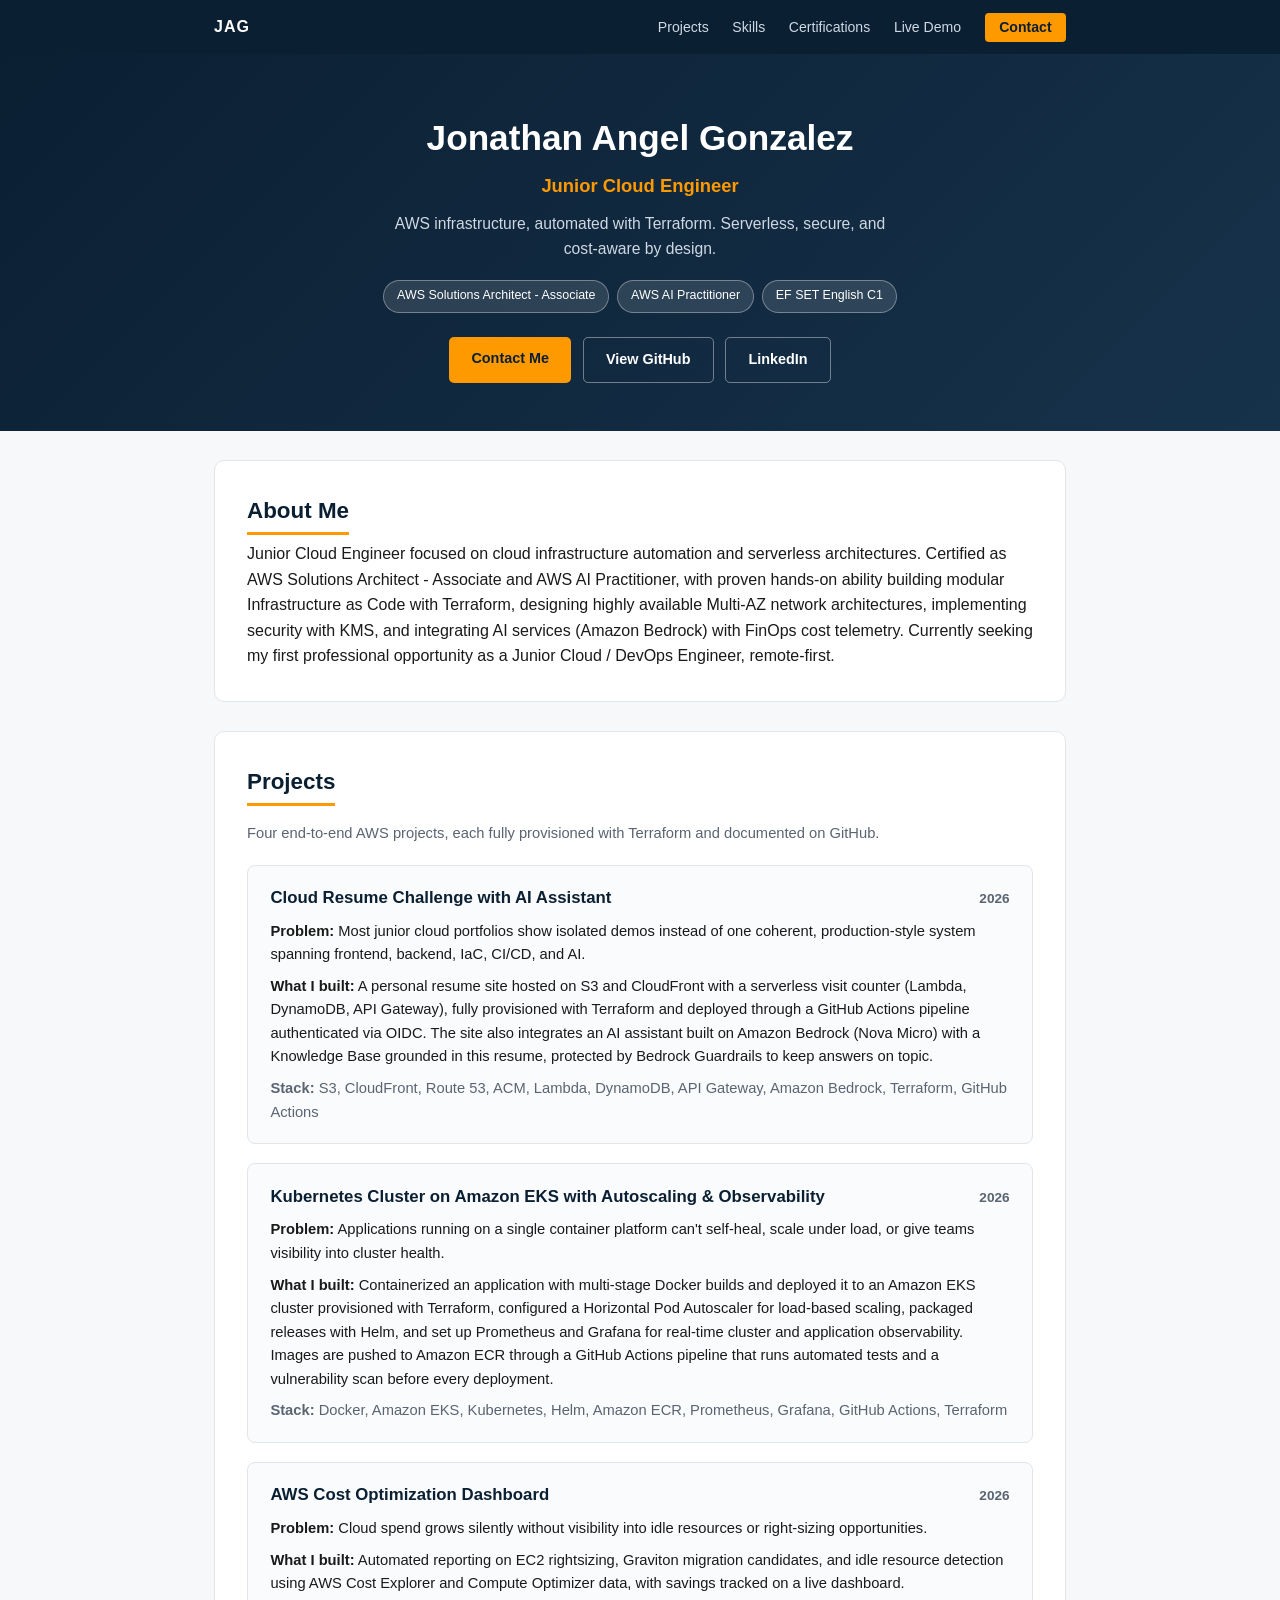
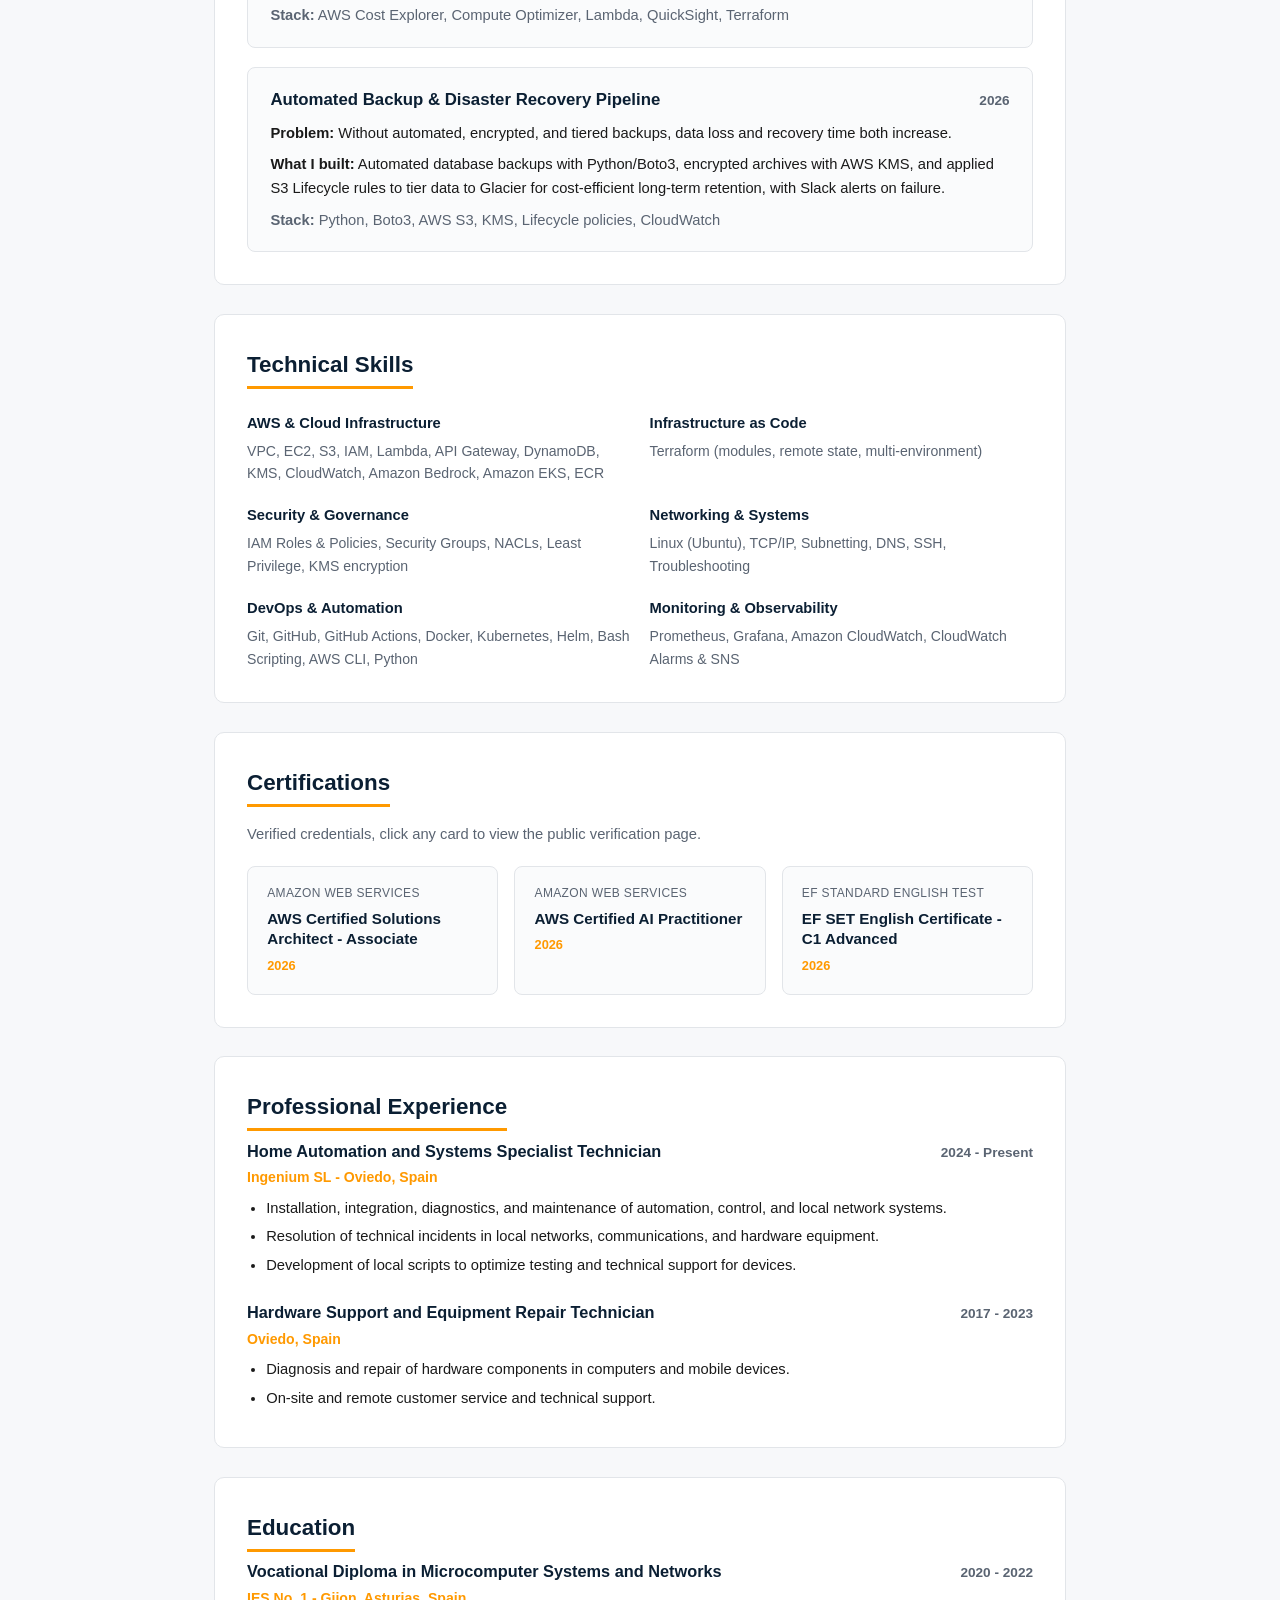
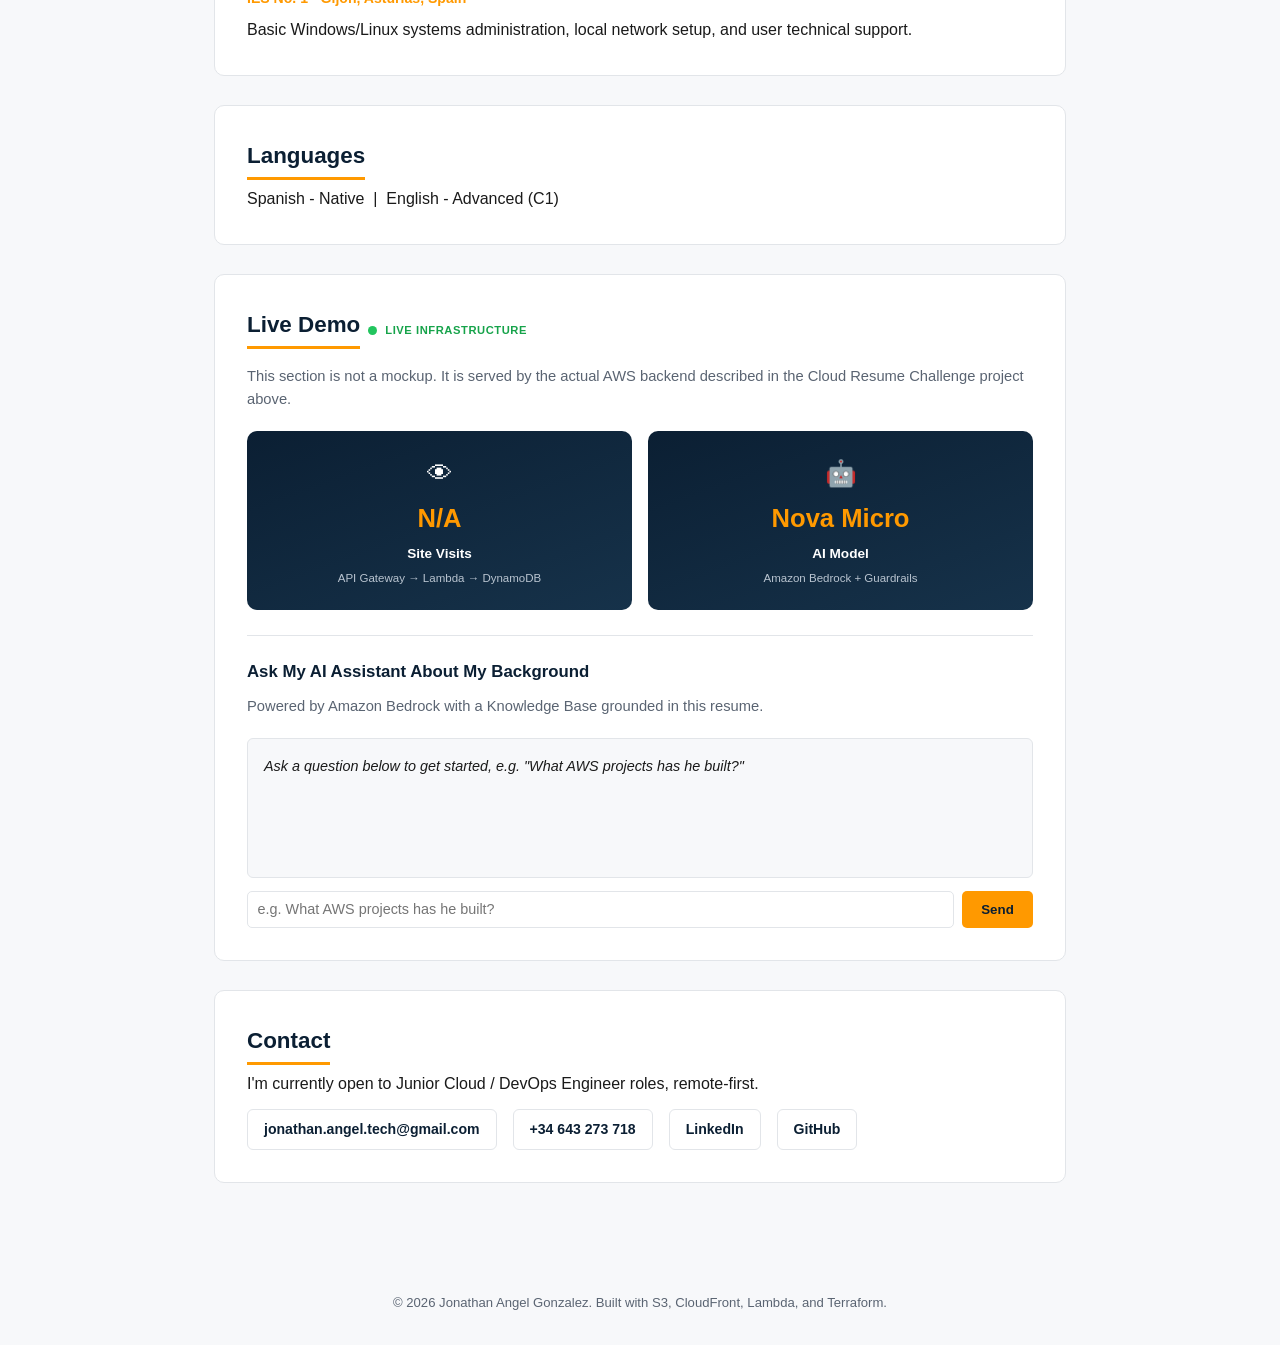
<file: frontend/index.html>
<!DOCTYPE html>
<html lang="en">
<head>
<meta charset="UTF-8">
<meta name="viewport" content="width=device-width, initial-scale=1.0">
<title>Jonathan Angel Gonzalez | Junior Cloud Engineer - AWS</title>
<meta name="description" content="Junior Cloud Engineer specialized in AWS, Terraform, and serverless architectures. AWS Certified Solutions Architect - Associate and AI Practitioner.">
<style>
* { box-sizing: border-box; margin: 0; padding: 0; }

:root {
  --navy: #0b1f33;
  --orange: #ff9900;
  --gray-bg: #f7f8fa;
  --text-dark: #1a1a1a;
  --text-muted: #5a6472;
  --border: #e2e5e9;
}

html { scroll-behavior: smooth; }

body {
  font-family: -apple-system, "Segoe UI", Roboto, Arial, sans-serif;
  background: var(--gray-bg);
  color: var(--text-dark);
  line-height: 1.6;
}

nav {
  position: sticky;
  top: 0;
  background: var(--navy);
  z-index: 100;
  width: 100%;
}
.nav-inner {
  max-width: 900px;
  margin: 0 auto;
  display: flex;
  justify-content: space-between;
  align-items: center;
  padding: 0.9rem 1.5rem;
}
.nav-logo { color: #fff; font-weight: 700; letter-spacing: 1px; }
.nav-links a {
  color: #cfd8e3;
  text-decoration: none;
  margin-left: 1.2rem;
  font-size: 0.88rem;
}
.nav-links a:hover { color: #fff; }
.nav-cta {
  background: var(--orange) !important;
  color: var(--navy) !important;
  padding: 0.4rem 0.9rem;
  border-radius: 4px;
  font-weight: 700;
}

.hero {
  background: linear-gradient(135deg, var(--navy) 0%, #16324a 100%);
  color: #fff;
  text-align: center;
  padding: 3.5rem 1.5rem 3rem;
}
.hero h1 { font-size: 2.2rem; margin-bottom: 0.3rem; color: #fff; }
.hero-role { font-size: 1.15rem; color: var(--orange); font-weight: 600; margin-bottom: 0.6rem; }
.hero-tagline { color: #cfd8e3; max-width: 520px; margin: 0 auto 1.2rem; font-size: 0.98rem; }
.hero-badges { display: flex; flex-wrap: wrap; justify-content: center; gap: 0.5rem; margin-bottom: 1.5rem; }
.hero-links { display: flex; justify-content: center; gap: 0.7rem; flex-wrap: wrap; }

.badge {
  background: rgba(255,255,255,0.12);
  border: 1px solid rgba(255,255,255,0.35);
  color: #ffffff !important;
  padding: 0.35rem 0.8rem;
  border-radius: 20px;
  font-size: 0.78rem;
  text-decoration: none;
  display: inline-block;
}
.badge:hover { background: rgba(255,255,255,0.25); }

.btn {
  padding: 0.65rem 1.4rem;
  border-radius: 5px;
  text-decoration: none;
  font-weight: 700;
  font-size: 0.9rem;
  display: inline-block;
  cursor: pointer;
}
.btn-primary { background: var(--orange) !important; color: var(--navy) !important; }
.btn-primary:hover { background: #e68a00 !important; }
.btn-secondary { background: transparent; color: #fff !important; border: 1px solid rgba(255,255,255,0.4); }
.btn-secondary:hover { background: rgba(255,255,255,0.1); }

main { max-width: 900px; margin: 0 auto; padding: 0 1.5rem 3rem; }

section {
  background: #fff;
  padding: 2rem;
  margin: 1.8rem 0;
  border-radius: 10px;
  border: 1px solid var(--border);
  scroll-margin-top: 80px;
}

h2 {
  color: var(--navy);
  font-size: 1.4rem;
  margin-bottom: 0.4rem;
  border-bottom: 3px solid var(--orange);
  display: inline-block;
  padding-bottom: 0.2rem;
}
.section-subtitle { color: var(--text-muted); font-size: 0.92rem; margin: 0.6rem 0 1.2rem; }

.project-card {
  border: 1px solid var(--border);
  border-radius: 8px;
  padding: 1.2rem 1.4rem;
  margin-bottom: 1.2rem;
  background: #fafbfc;
}
.project-card:last-child { margin-bottom: 0; }
.project-header { display: flex; justify-content: space-between; align-items: baseline; flex-wrap: wrap; gap: 0.4rem; }
.project-header h3 { color: var(--navy); font-size: 1.05rem; }
.project-year { color: var(--text-muted); font-size: 0.85rem; font-weight: 600; }
.project-problem, .project-result, .project-stack { font-size: 0.92rem; margin-top: 0.5rem; }
.project-stack { color: var(--text-muted); }

.skills-grid {
  display: grid;
  grid-template-columns: repeat(2, 1fr);
  gap: 1.2rem;
  margin-top: 1rem;
}
.skill-group h4 { color: var(--navy); font-size: 0.92rem; margin-bottom: 0.3rem; }
.skill-group p { font-size: 0.88rem; color: var(--text-muted); }

.cert-grid {
  display: grid;
  grid-template-columns: repeat(3, 1fr);
  gap: 1rem;
  margin-top: 1rem;
}
.cert-card {
  display: flex;
  flex-direction: column;
  gap: 0.35rem;
  padding: 1.1rem 1.2rem;
  border: 1px solid var(--border);
  border-radius: 8px;
  background: #fafbfc;
  text-decoration: none;
}
.cert-card:hover { border-color: var(--orange); background: #fff9f0; }
.cert-issuer { font-size: 0.75rem; color: var(--text-muted); text-transform: uppercase; letter-spacing: 0.03em; }
.cert-name { font-size: 0.95rem; font-weight: 700; color: var(--navy); line-height: 1.35; }
.cert-year { font-size: 0.8rem; color: var(--orange); font-weight: 600; }

.exp-item { margin-bottom: 1.4rem; }
.exp-item:last-child { margin-bottom: 0; }
.exp-header { display: flex; justify-content: space-between; align-items: baseline; flex-wrap: wrap; }
.exp-header h3 { color: var(--navy); font-size: 1.02rem; }
.exp-date { color: var(--text-muted); font-size: 0.85rem; font-weight: 600; }
.exp-company { color: var(--orange); font-weight: 600; font-size: 0.88rem; margin: 0.15rem 0 0.5rem; }
.exp-item ul { padding-left: 1.2rem; font-size: 0.92rem; }
.exp-item li { margin-bottom: 0.3rem; }

.live-demo-header { display: flex; align-items: center; gap: 0.5rem; flex-wrap: wrap; }
.live-dot {
  width: 9px; height: 9px; border-radius: 50%;
  background: #22c55e;
  display: inline-block;
  box-shadow: 0 0 0 0 rgba(34,197,94,0.6);
  animation: pulse-dot 1.8s infinite;
}
@keyframes pulse-dot {
  0% { box-shadow: 0 0 0 0 rgba(34,197,94,0.6); }
  70% { box-shadow: 0 0 0 6px rgba(34,197,94,0); }
  100% { box-shadow: 0 0 0 0 rgba(34,197,94,0); }
}
.live-label {
  font-size: 0.7rem;
  font-weight: 700;
  color: #16a34a;
  letter-spacing: 0.05em;
}

.demo-stat-row {
  display: grid;
  grid-template-columns: repeat(2, 1fr);
  gap: 1rem;
  margin: 1.2rem 0 1.6rem;
}
.demo-stat-card {
  display: flex;
  flex-direction: column;
  align-items: center;
  text-align: center;
  gap: 0.25rem;
  padding: 1.4rem 1rem;
  background: linear-gradient(160deg, #0b1f33 0%, #16324a 100%);
  border-radius: 10px;
  color: #fff;
}
.demo-stat-icon { font-size: 1.6rem; }
.demo-stat-value { font-size: 1.6rem; font-weight: 800; color: var(--orange); }
.demo-stat-label { font-size: 0.85rem; font-weight: 600; color: #fff; }
.demo-stat-source { font-size: 0.72rem; color: #b9c4d0; }

.chat-card {
  border-top: 1px solid var(--border);
  padding-top: 1.4rem;
}
.chat-card h3 { color: var(--navy); font-size: 1.05rem; margin-bottom: 0.3rem; }

#chat-window {
  min-height: 140px;
  max-height: 260px;
  border: 1px solid var(--border);
  border-radius: 6px;
  padding: 1rem;
  margin: 0.8rem 0;
  overflow-y: auto;
  background: var(--gray-bg);
  font-size: 0.9rem;
}
#chat-window p { margin-bottom: 0.5rem; }
.chat-input-row { display: flex; gap: 0.5rem; }
#chat-input { flex: 1; padding: 0.6rem; border: 1px solid var(--border); border-radius: 5px; font-size: 0.9rem; }
#chat-send { padding: 0.6rem 1.2rem; background: var(--orange); color: var(--navy); border: none; border-radius: 5px; font-weight: 700; cursor: pointer; }
#chat-send:hover { background: #e68a00; }

.contact-grid {
  display: flex;
  flex-wrap: wrap;
  gap: 1rem;
  margin-top: 0.8rem;
}
.contact-grid a {
  color: var(--navy);
  text-decoration: none;
  font-weight: 600;
  padding: 0.5rem 1rem;
  border: 1px solid var(--border);
  border-radius: 6px;
  font-size: 0.88rem;
}
.contact-grid a:hover { background: var(--gray-bg); }

footer {
  text-align: center;
  color: var(--text-muted);
  font-size: 0.82rem;
  padding: 2rem 1rem;
}

@media (max-width: 600px) {
  .nav-links a { margin-left: 0.6rem; font-size: 0.78rem; }
  .skills-grid { grid-template-columns: 1fr; }
  .cert-grid { grid-template-columns: 1fr; }
  .demo-stat-row { grid-template-columns: 1fr; }
  .hero h1 { font-size: 1.7rem; }
}
</style>
</head>
<body>

<nav>
  <div class="nav-inner">
    <span class="nav-logo">JAG</span>
    <div class="nav-links">
      <a href="#projects">Projects</a>
      <a href="#skills">Skills</a>
      <a href="#certifications">Certifications</a>
      <a href="#live-demo">Live Demo</a>
      <a href="#contact" class="nav-cta">Contact</a>
    </div>
  </div>
</nav>

<header class="hero">
  <h1>Jonathan Angel Gonzalez</h1>
  <p class="hero-role">Junior Cloud Engineer</p>
  <p class="hero-tagline">AWS infrastructure, automated with Terraform. Serverless, secure, and cost-aware by design.</p>
  <div class="hero-badges">
    <a href="https://www.credly.com/badges/acb43683-5fc4-49c8-821f-7a49d90f2c74" target="_blank" class="badge">AWS Solutions Architect - Associate</a>
    <a href="https://www.credly.com/badges/4bea0010-dd3b-4433-be2c-d2b46f1915d0" target="_blank" class="badge">AWS AI Practitioner</a>
    <a href="http://cert.efset.org/wkopgM" target="_blank" class="badge">EF SET English C1</a>
  </div>
  <div class="hero-links">
    <a href="mailto:jonathan.angel.tech@gmail.com" class="btn btn-primary">Contact Me</a>
    <a href="https://github.com/tatan461" target="_blank" class="btn btn-secondary">View GitHub</a>
    <a href="https://linkedin.com/in/jonathan-angel-gonzalez-0543b441a" target="_blank" class="btn btn-secondary">LinkedIn</a>
  </div>
</header>

<main>

  <section id="about">
    <h2>About Me</h2>
    <p>Junior Cloud Engineer focused on cloud infrastructure automation and serverless architectures.
    Certified as AWS Solutions Architect - Associate and AWS AI Practitioner, with proven hands-on
    ability building modular Infrastructure as Code with Terraform, designing highly available Multi-AZ
    network architectures, implementing security with KMS, and integrating AI services (Amazon Bedrock)
    with FinOps cost telemetry. Currently seeking my first professional opportunity as a Junior Cloud /
    DevOps Engineer, remote-first.</p>
  </section>

  <section id="projects">
    <h2>Projects</h2>
    <p class="section-subtitle">Four end-to-end AWS projects, each fully provisioned with Terraform and documented on GitHub.</p>

    <div class="project-card">
      <div class="project-header">
        <h3>Cloud Resume Challenge with AI Assistant</h3>
        <span class="project-year">2026</span>
      </div>
      <p class="project-problem"><strong>Problem:</strong> Most junior cloud portfolios show isolated demos instead of one coherent, production-style system spanning frontend, backend, IaC, CI/CD, and AI.</p>
      <p class="project-result"><strong>What I built:</strong> A personal resume site hosted on S3 and CloudFront with a serverless visit counter (Lambda, DynamoDB, API Gateway), fully provisioned with Terraform and deployed through a GitHub Actions pipeline authenticated via OIDC. The site also integrates an AI assistant built on Amazon Bedrock (Nova Micro) with a Knowledge Base grounded in this resume, protected by Bedrock Guardrails to keep answers on topic.</p>
      <p class="project-stack"><strong>Stack:</strong> S3, CloudFront, Route 53, ACM, Lambda, DynamoDB, API Gateway, Amazon Bedrock, Terraform, GitHub Actions</p>
    </div>

    <div class="project-card">
      <div class="project-header">
        <h3>Kubernetes Cluster on Amazon EKS with Autoscaling &amp; Observability</h3>
        <span class="project-year">2026</span>
      </div>
      <p class="project-problem"><strong>Problem:</strong> Applications running on a single container platform can't self-heal, scale under load, or give teams visibility into cluster health.</p>
      <p class="project-result"><strong>What I built:</strong> Containerized an application with multi-stage Docker builds and deployed it to an Amazon EKS cluster provisioned with Terraform, configured a Horizontal Pod Autoscaler for load-based scaling, packaged releases with Helm, and set up Prometheus and Grafana for real-time cluster and application observability. Images are pushed to Amazon ECR through a GitHub Actions pipeline that runs automated tests and a vulnerability scan before every deployment.</p>
      <p class="project-stack"><strong>Stack:</strong> Docker, Amazon EKS, Kubernetes, Helm, Amazon ECR, Prometheus, Grafana, GitHub Actions, Terraform</p>
    </div>

    <div class="project-card">
      <div class="project-header">
        <h3>AWS Cost Optimization Dashboard</h3>
        <span class="project-year">2026</span>
      </div>
      <p class="project-problem"><strong>Problem:</strong> Cloud spend grows silently without visibility into idle resources or right-sizing opportunities.</p>
      <p class="project-result"><strong>What I built:</strong> Automated reporting on EC2 rightsizing, Graviton migration candidates, and idle resource detection using AWS Cost Explorer and Compute Optimizer data, with savings tracked on a live dashboard.</p>
      <p class="project-stack"><strong>Stack:</strong> AWS Cost Explorer, Compute Optimizer, Lambda, QuickSight, Terraform</p>
    </div>

    <div class="project-card">
      <div class="project-header">
        <h3>Automated Backup &amp; Disaster Recovery Pipeline</h3>
        <span class="project-year">2026</span>
      </div>
      <p class="project-problem"><strong>Problem:</strong> Without automated, encrypted, and tiered backups, data loss and recovery time both increase.</p>
      <p class="project-result"><strong>What I built:</strong> Automated database backups with Python/Boto3, encrypted archives with AWS KMS, and applied S3 Lifecycle rules to tier data to Glacier for cost-efficient long-term retention, with Slack alerts on failure.</p>
      <p class="project-stack"><strong>Stack:</strong> Python, Boto3, AWS S3, KMS, Lifecycle policies, CloudWatch</p>
    </div>
  </section>

  <section id="skills">
    <h2>Technical Skills</h2>
    <div class="skills-grid">
      <div class="skill-group">
        <h4>AWS &amp; Cloud Infrastructure</h4>
        <p>VPC, EC2, S3, IAM, Lambda, API Gateway, DynamoDB, KMS, CloudWatch, Amazon Bedrock, Amazon EKS, ECR</p>
      </div>
      <div class="skill-group">
        <h4>Infrastructure as Code</h4>
        <p>Terraform (modules, remote state, multi-environment)</p>
      </div>
      <div class="skill-group">
        <h4>Security &amp; Governance</h4>
        <p>IAM Roles &amp; Policies, Security Groups, NACLs, Least Privilege, KMS encryption</p>
      </div>
      <div class="skill-group">
        <h4>Networking &amp; Systems</h4>
        <p>Linux (Ubuntu), TCP/IP, Subnetting, DNS, SSH, Troubleshooting</p>
      </div>
      <div class="skill-group">
        <h4>DevOps &amp; Automation</h4>
        <p>Git, GitHub, GitHub Actions, Docker, Kubernetes, Helm, Bash Scripting, AWS CLI, Python</p>
      </div>
      <div class="skill-group">
        <h4>Monitoring &amp; Observability</h4>
        <p>Prometheus, Grafana, Amazon CloudWatch, CloudWatch Alarms &amp; SNS</p>
      </div>
    </div>
  </section>

  <section id="certifications">
    <h2>Certifications</h2>
    <p class="section-subtitle">Verified credentials, click any card to view the public verification page.</p>
    <div class="cert-grid">
      <a href="https://www.credly.com/badges/acb43683-5fc4-49c8-821f-7a49d90f2c74" target="_blank" class="cert-card">
        <span class="cert-issuer">Amazon Web Services</span>
        <span class="cert-name">AWS Certified Solutions Architect - Associate</span>
        <span class="cert-year">2026</span>
      </a>
      <a href="https://www.credly.com/badges/4bea0010-dd3b-4433-be2c-d2b46f1915d0" target="_blank" class="cert-card">
        <span class="cert-issuer">Amazon Web Services</span>
        <span class="cert-name">AWS Certified AI Practitioner</span>
        <span class="cert-year">2026</span>
      </a>
      <a href="http://cert.efset.org/wkopgM" target="_blank" class="cert-card">
        <span class="cert-issuer">EF Standard English Test</span>
        <span class="cert-name">EF SET English Certificate - C1 Advanced</span>
        <span class="cert-year">2026</span>
      </a>
    </div>
  </section>

  <section id="experience">
    <h2>Professional Experience</h2>

    <div class="exp-item">
      <div class="exp-header">
        <h3>Home Automation and Systems Specialist Technician</h3>
        <span class="exp-date">2024 - Present</span>
      </div>
      <p class="exp-company">Ingenium SL - Oviedo, Spain</p>
      <ul>
        <li>Installation, integration, diagnostics, and maintenance of automation, control, and local network systems.</li>
        <li>Resolution of technical incidents in local networks, communications, and hardware equipment.</li>
        <li>Development of local scripts to optimize testing and technical support for devices.</li>
      </ul>
    </div>

    <div class="exp-item">
      <div class="exp-header">
        <h3>Hardware Support and Equipment Repair Technician</h3>
        <span class="exp-date">2017 - 2023</span>
      </div>
      <p class="exp-company">Oviedo, Spain</p>
      <ul>
        <li>Diagnosis and repair of hardware components in computers and mobile devices.</li>
        <li>On-site and remote customer service and technical support.</li>
      </ul>
    </div>
  </section>

  <section id="education">
    <h2>Education</h2>
    <div class="exp-item">
      <div class="exp-header">
        <h3>Vocational Diploma in Microcomputer Systems and Networks</h3>
        <span class="exp-date">2020 - 2022</span>
      </div>
      <p class="exp-company">IES No. 1 - Gijon, Asturias, Spain</p>
      <p>Basic Windows/Linux systems administration, local network setup, and user technical support.</p>
    </div>
  </section>

  <section id="languages">
    <h2>Languages</h2>
    <p>Spanish - Native &nbsp;|&nbsp; English - Advanced (C1)</a></p>
  </section>

  <section id="live-demo">
    <div class="live-demo-header">
      <h2>Live Demo</h2>
      <span class="live-dot"></span>
      <span class="live-label">LIVE INFRASTRUCTURE</span>
    </div>
    <p class="section-subtitle">This section is not a mockup. It is served by the actual AWS backend described in the Cloud Resume Challenge project above.</p>

    <div class="demo-stat-row">
      <div class="demo-stat-card">
        <span class="demo-stat-icon">&#128065;</span>
        <span class="demo-stat-value" id="visit-count">...</span>
        <span class="demo-stat-label">Site Visits</span>
        <span class="demo-stat-source">API Gateway &rarr; Lambda &rarr; DynamoDB</span>
      </div>
      <div class="demo-stat-card">
        <span class="demo-stat-icon">&#129302;</span>
        <span class="demo-stat-value">Nova Micro</span>
        <span class="demo-stat-label">AI Model</span>
        <span class="demo-stat-source">Amazon Bedrock + Guardrails</span>
      </div>
    </div>

    <div class="chat-card">
      <h3>Ask My AI Assistant About My Background</h3>
      <p class="section-subtitle">Powered by Amazon Bedrock with a Knowledge Base grounded in this resume.</p>
      <div id="chat-window"><p><em>Ask a question below to get started, e.g. "What AWS projects has he built?"</em></p></div>
      <div class="chat-input-row">
        <input type="text" id="chat-input" placeholder="e.g. What AWS projects has he built?">
        <button id="chat-send">Send</button>
      </div>
    </div>
  </section>

  <section id="contact">
    <h2>Contact</h2>
    <p>I'm currently open to Junior Cloud / DevOps Engineer roles, remote-first.</p>
    <div class="contact-grid">
      <a href="mailto:jonathan.angel.tech@gmail.com">jonathan.angel.tech@gmail.com</a>
      <a href="tel:+34643273718">+34 643 273 718</a>
      <a href="https://linkedin.com/in/jonathan-angel-gonzalez-0543b441a" target="_blank">LinkedIn</a>
      <a href="https://github.com/tatan461" target="_blank">GitHub</a>
    </div>
  </section>

</main>

<footer>
  <p>&copy; 2026 Jonathan Angel Gonzalez. Built with S3, CloudFront, Lambda, and Terraform.</p>
</footer>

<script>
const COUNTER_API_URL = "https://uqn2o2aed8.execute-api.us-east-1.amazonaws.com/counter";
const CHAT_API_URL = "https://YOUR_API_GATEWAY_ENDPOINT/chat";

async function loadVisitCount() {
  try {
    const res = await fetch(COUNTER_API_URL, { method: "POST" });
    const data = await res.json();
    document.getElementById("visit-count").innerText = data.views;
  } catch (e) {
    document.getElementById("visit-count").innerText = "N/A";
  }
}

async function sendMessage() {
  const input = document.getElementById("chat-input");
  const chatWindow = document.getElementById("chat-window");
  const question = input.value.trim();
  if (!question) return;

  chatWindow.innerHTML += `<p><strong>You:</strong> ${question}</p>`;
  input.value = "";
  chatWindow.scrollTop = chatWindow.scrollHeight;

  try {
    const res = await fetch(CHAT_API_URL, {
      method: "POST",
      headers: { "Content-Type": "application/json" },
      body: JSON.stringify({ question })
    });
    const data = await res.json();
    chatWindow.innerHTML += `<p><strong>Assistant:</strong> ${data.answer}</p>`;
  } catch (e) {
    chatWindow.innerHTML += `<p><strong>Assistant:</strong> Backend not deployed yet, this is a placeholder.</p>`;
  }
  chatWindow.scrollTop = chatWindow.scrollHeight;
}

document.getElementById("chat-send").addEventListener("click", sendMessage);
document.getElementById("chat-input").addEventListener("keypress", function(e) {
  if (e.key === "Enter") sendMessage();
});
window.addEventListener("DOMContentLoaded", loadVisitCount);
</script>

</body>
</html>
</file>
